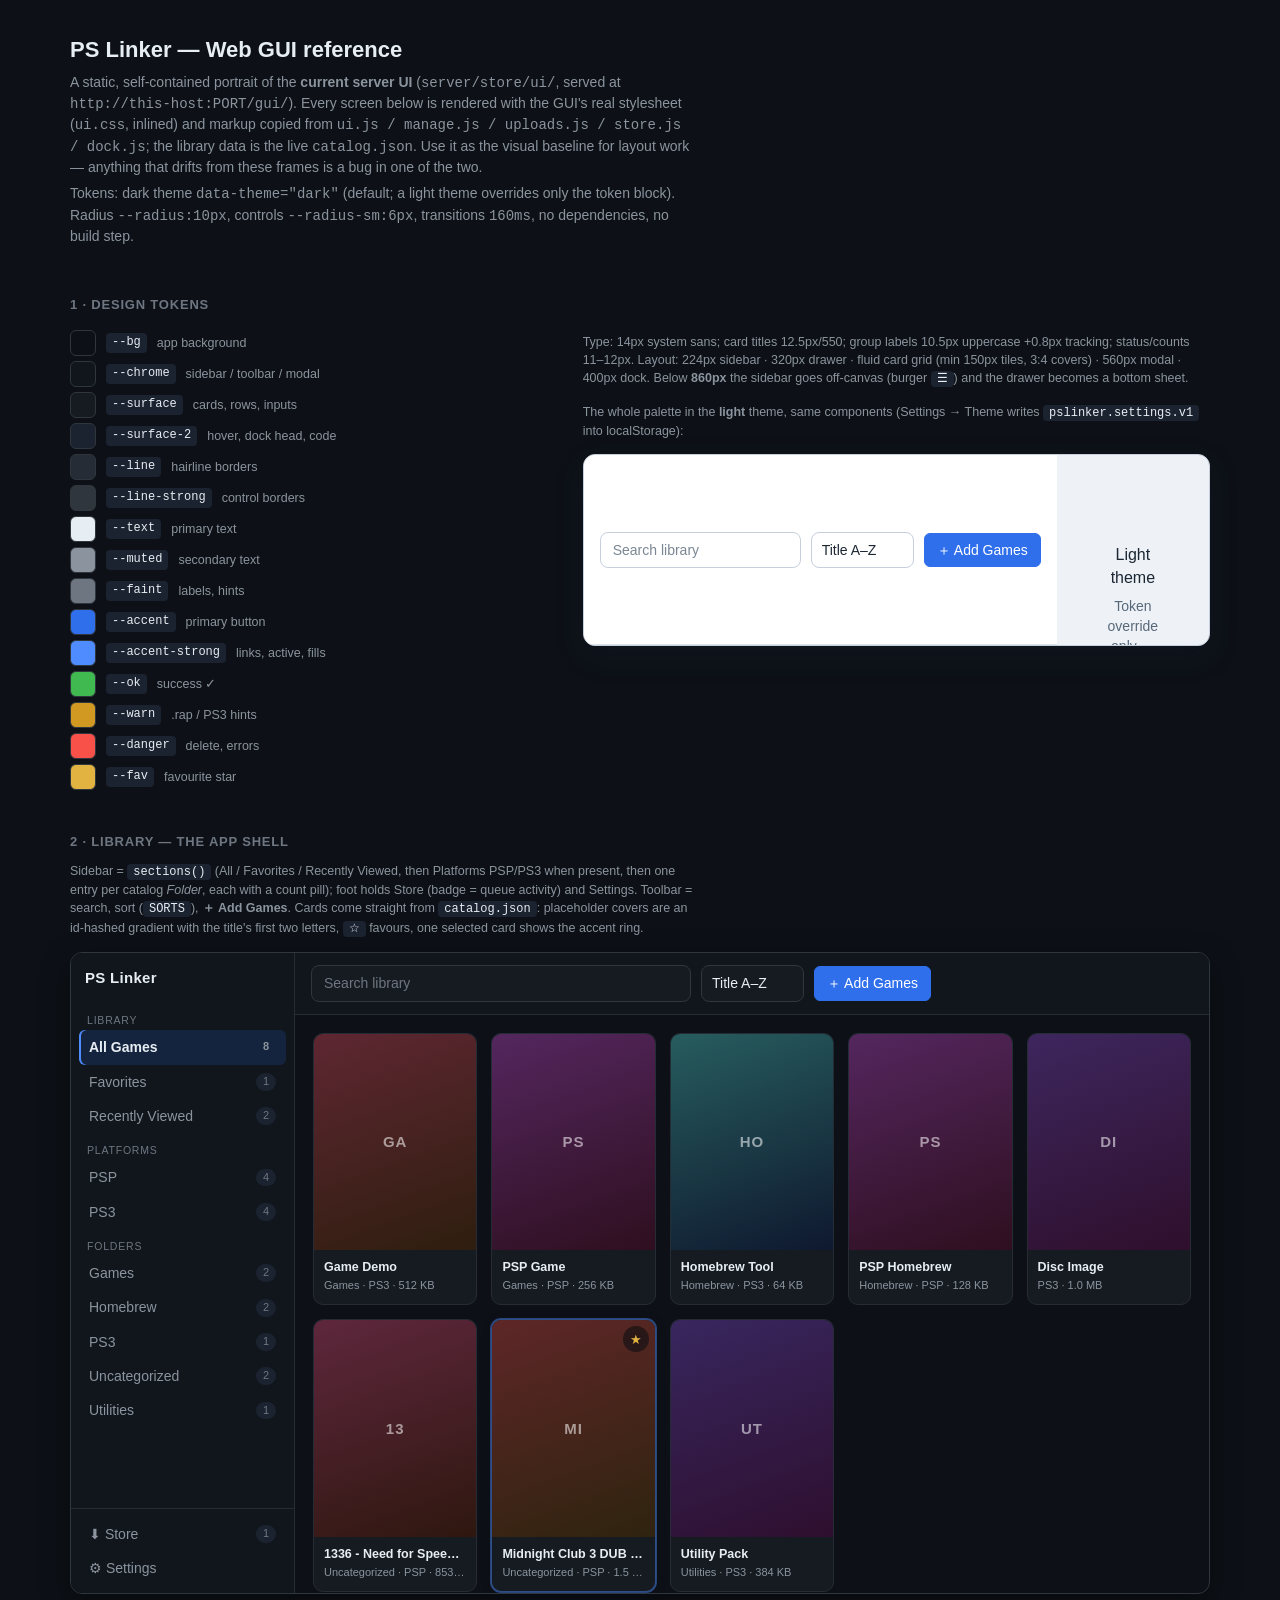
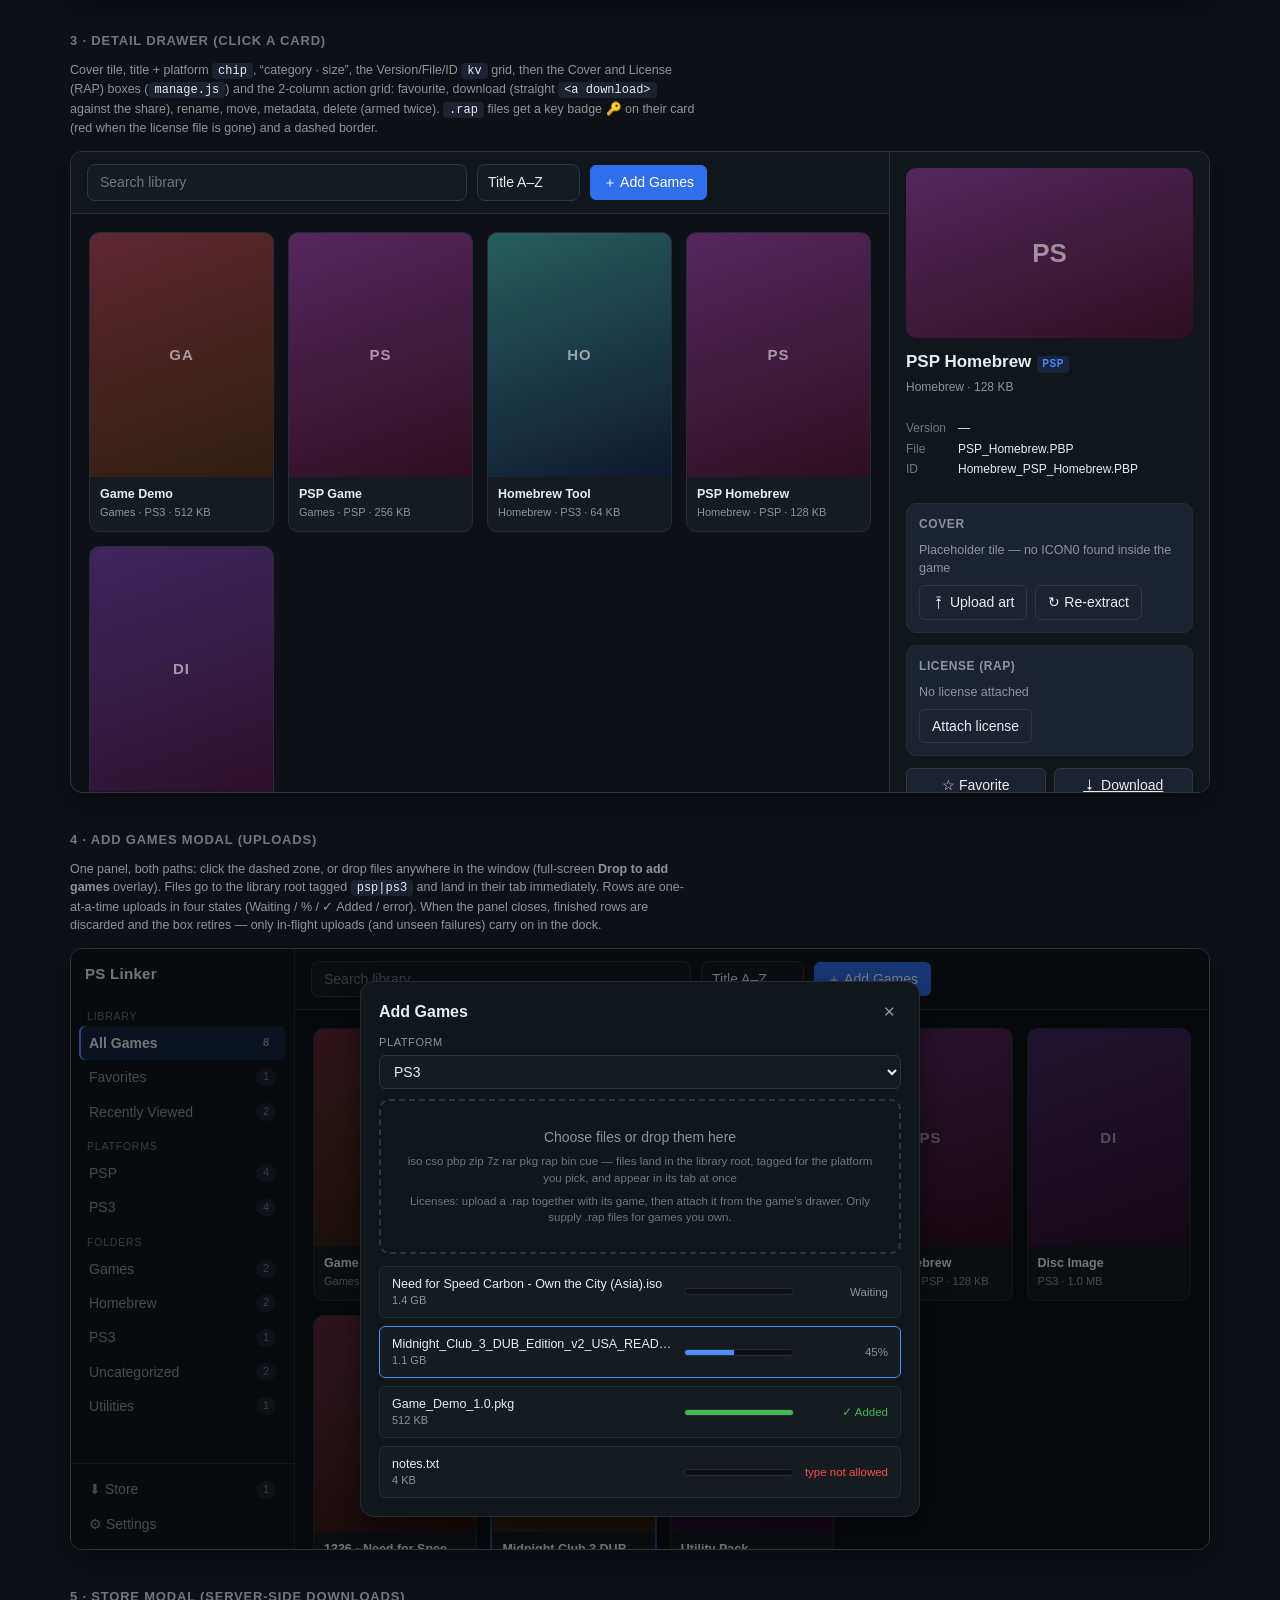
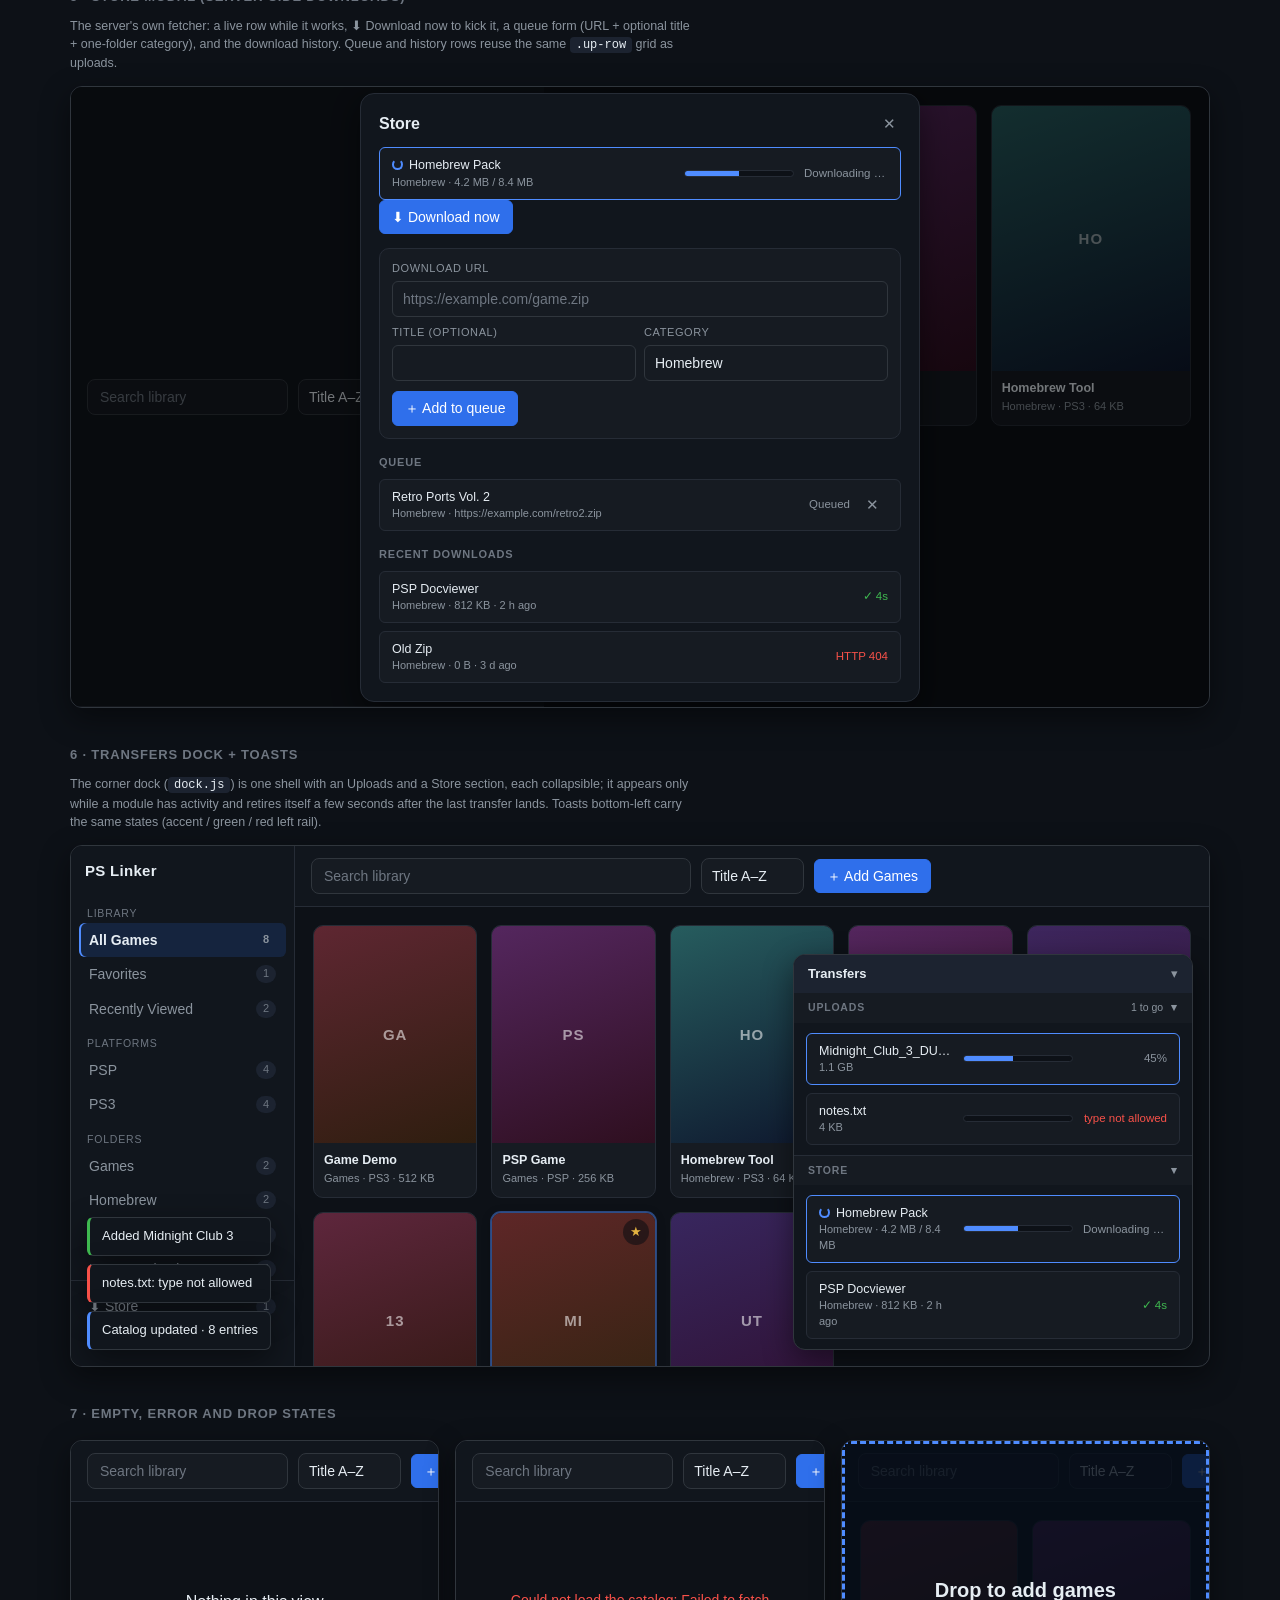
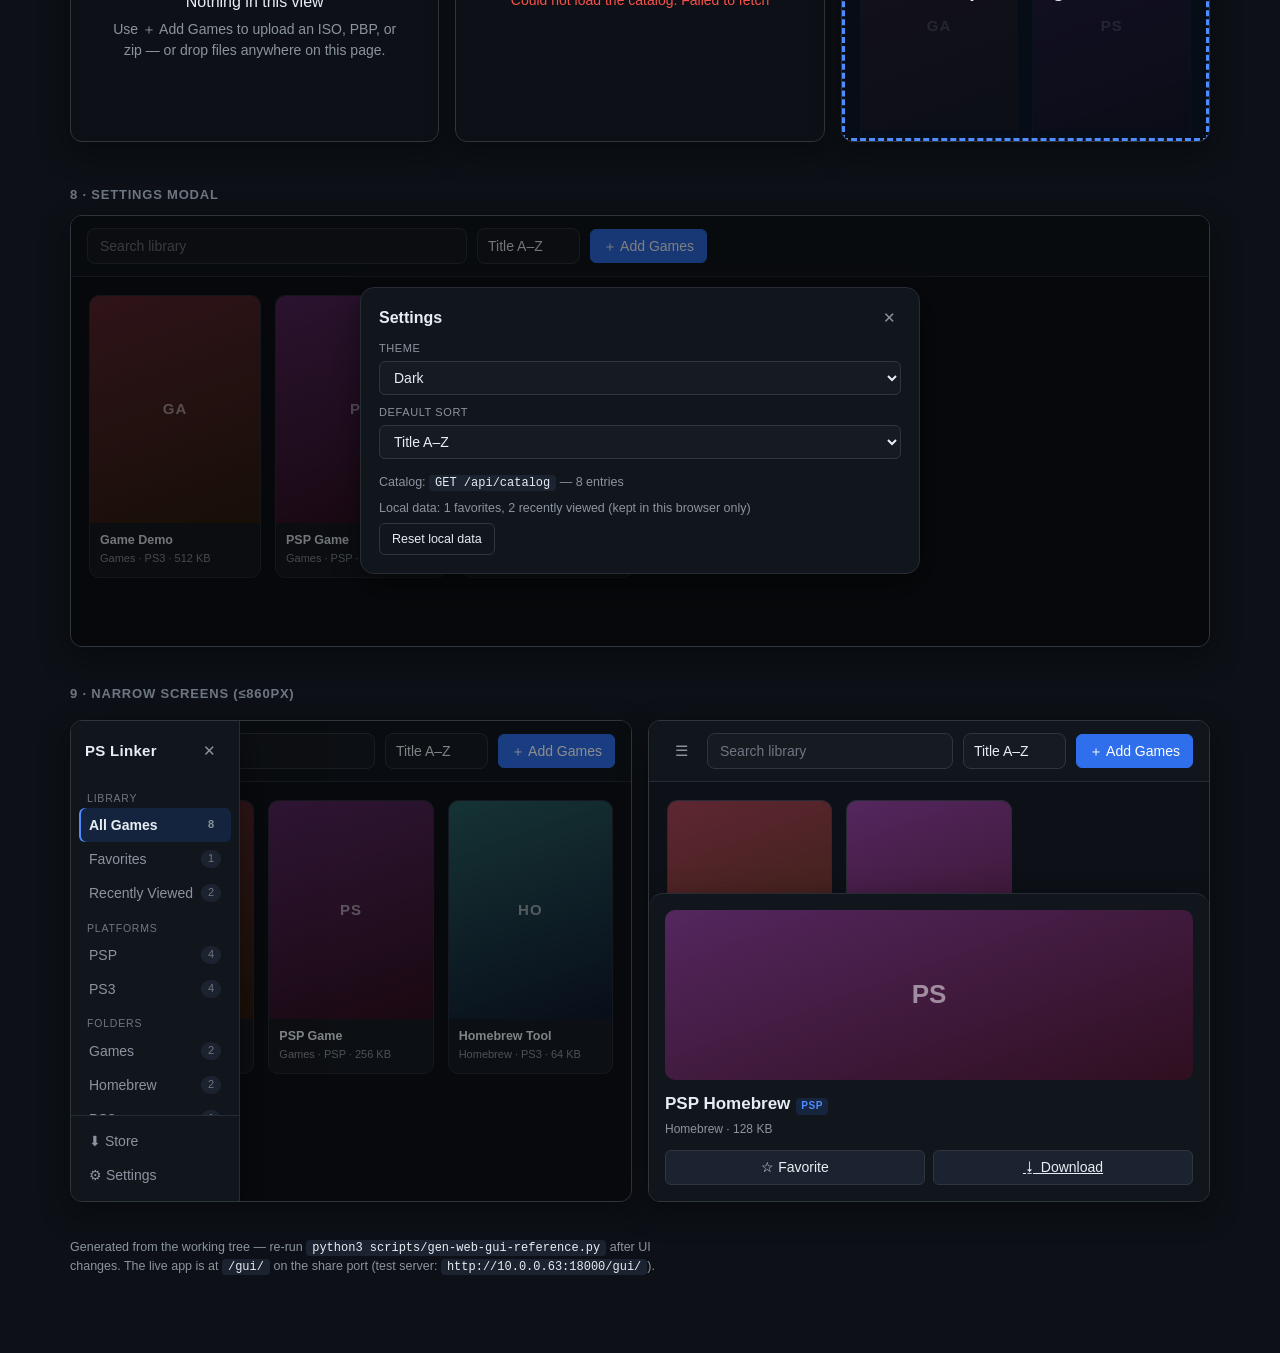
<file: docs/web-gui-reference.html>
<!doctype html>
<html lang="en" data-theme="dark">
<head>
<meta charset="utf-8" />
<meta name="viewport" content="width=device-width,initial-scale=1" />
<title>PS Linker — Web GUI reference</title>
<style>
/* PS Linker — web library (direction B: modern dashboard).
 * Dependency-free. Tokens first, then base, layout, components.
 * Theme = [data-theme] on <html>; "light" only overrides the tokens. */

@layer tokens, base, layout, components;

@layer tokens {
  :root {
    --bg: #0d1117;
    --chrome: #11161d;
    --surface: #161b22;
    --surface-2: #1c2330;
    --line: #262c36;
    --line-strong: #30363d;
    --text: #e6edf3;
    --muted: #8b949e;
    --faint: #6e7681;
    --accent: #2f6feb;
    --accent-strong: #4f8cff;
    --accent-soft: rgba(47, 111, 235, 0.16);
    --accent-line: rgba(79, 140, 255, 0.45);
    --ok: #3fb950;
    --warn: #d29922;
    --danger: #f85149;
    --danger-soft: rgba(248, 81, 73, 0.12);
    --fav: #e3b341;
    --radius: 10px;
    --radius-sm: 6px;
    --shadow: 0 10px 30px rgba(0, 0, 0, 0.45);
    --shadow-soft: 0 2px 10px rgba(0, 0, 0, 0.25);
    --dur: 160ms;
  }
  :root[data-theme="light"] {
    --bg: #eef2f7;
    --chrome: #ffffff;
    --surface: #ffffff;
    --surface-2: #f2f5f9;
    --line: #dbe2ea;
    --line-strong: #c6d0dc;
    --text: #1c2733;
    --muted: #576879;
    --faint: #7b8794;
    --accent: #2f6feb;
    --accent-strong: #2f6feb;
    --accent-soft: rgba(47, 111, 235, 0.10);
    --accent-line: rgba(47, 111, 235, 0.45);
    --ok: #1a7f37;
    --warn: #9a6700;
    --danger: #c62f3f;
    --danger-soft: rgba(198, 47, 63, 0.08);
    --fav: #b58900;
    --shadow: 0 10px 30px rgba(30, 45, 70, 0.16);
    --shadow-soft: 0 2px 10px rgba(30, 45, 70, 0.10);
  }
}

@layer base {
  * { box-sizing: border-box; }
  html, body { margin: 0; padding: 0; height: 100%; }
  body {
    background: var(--bg); color: var(--text);
    font: 14px/1.45 -apple-system, BlinkMacSystemFont, "Segoe UI", Roboto, sans-serif;
    overflow: hidden;
  }
  button { font: inherit; color: inherit; cursor: pointer; }
  /* Author display rules (icon-btn, drop-overlay) would otherwise beat the
   * UA [hidden] rule and show everything we hide by attribute. */
  [hidden] { display: none !important; }
  input, select { font: inherit; color: inherit; }
  a { color: var(--accent-strong); }
  :focus-visible { outline: 2px solid var(--accent-strong); outline-offset: 2px; }
  ::placeholder { color: var(--faint); }
  @media (prefers-reduced-motion: reduce) {
    *, *::before, *::after { transition: none !important; animation: none !important; }
  }
}

@layer layout {
  .shell { display: flex; height: 100vh; width: 100vw; }

  .sidebar {
    flex: 0 0 224px; display: flex; flex-direction: column;
    background: var(--chrome); border-right: 1px solid var(--line);
    min-height: 0;
  }
  .brand {
    display: flex; align-items: center; justify-content: space-between;
    padding: 14px 14px 10px;
  }
  .brand-mark {
    font-weight: 650; font-size: 15px; letter-spacing: .3px;
    color: var(--text);
  }
  .nav-scroll { flex: 1 1 auto; overflow-y: auto; padding: 4px 8px; min-height: 0; }
  .sidebar-foot { padding: 8px; border-top: 1px solid var(--line); }

  .main-col { flex: 1 1 auto; display: flex; flex-direction: column; min-width: 0; }
  .toolbar {
    flex: 0 0 auto; display: flex; align-items: center; gap: 10px;
    padding: 12px 16px; background: var(--chrome);
    border-bottom: 1px solid var(--line);
  }
  .library { flex: 1 1 auto; overflow-y: auto; padding: 18px; min-height: 0; }

  .drawer {
    flex: 0 0 320px; background: var(--chrome);
    border-left: 1px solid var(--line);
    overflow-y: auto; min-height: 0;
    animation: drawer-in var(--dur) ease;
  }
  @keyframes drawer-in { from { transform: translateX(16px); opacity: .5; } }

  /* Mobile: sidebar off-canvas, drawer bottom-sheet. */
  #menu-btn[hidden] { display: none; }
  @media (max-width: 860px) {
    .sidebar {
      position: fixed; z-index: 40; top: 0; bottom: 0; left: 0;
      transform: translateX(-100%); transition: transform var(--dur) ease;
      box-shadow: var(--shadow);
    }
    .sidebar.open { transform: none; }
    .scrim {
      position: fixed; inset: 0; z-index: 35;
      background: rgba(0, 0, 0, 0.45);
    }
    #menu-btn { display: inline-flex; }
    .drawer {
      position: fixed; z-index: 30; left: 0; right: 0; bottom: 0;
      max-height: 70vh; border-left: 0;
      border-top: 1px solid var(--line); border-radius: 14px 14px 0 0;
      box-shadow: var(--shadow);
    }
  }
}

@layer components {
  /* ---- controls ---- */
  .btn {
    appearance: none; border: 1px solid var(--line-strong);
    background: var(--surface-2); color: var(--text);
    border-radius: var(--radius-sm); padding: 6px 12px;
    transition: background var(--dur) ease, border-color var(--dur) ease;
    white-space: nowrap;
  }
  .btn:hover { background: var(--line); }
  .btn-primary {
    background: var(--accent); border-color: var(--accent); color: #fff;
  }
  .btn-primary:hover { background: var(--accent-strong); border-color: var(--accent-strong); }
  .btn-danger { background: var(--danger); border-color: var(--danger); color: #fff; }
  .btn-danger:hover { filter: brightness(1.1); background: var(--danger); }
  .btn-ghost { background: transparent; border-color: var(--line-strong); }
  .btn:disabled { opacity: .5; cursor: default; }

  .icon-btn {
    appearance: none; background: transparent; border: 1px solid transparent;
    border-radius: var(--radius-sm); width: 32px; height: 32px;
    display: inline-flex; align-items: center; justify-content: center;
    color: var(--muted); font-size: 15px;
  }
  .icon-btn:hover { background: var(--surface-2); color: var(--text); }

  .search {
    flex: 1 1 200px; max-width: 380px;
    background: var(--surface); border: 1px solid var(--line-strong);
    border-radius: 8px; padding: 7px 12px; color: var(--text);
  }
  .search:focus { border-color: var(--accent-line); outline: none;
    box-shadow: 0 0 0 2px var(--accent-soft); }

  .select {
    appearance: none; background: var(--surface);
    border: 1px solid var(--line-strong); border-radius: 8px;
    padding: 7px 10px; color: var(--text); cursor: pointer;
  }

  .field { display: flex; flex-direction: column; gap: 4px; margin-bottom: 10px; }
  .field label { font-size: 11px; color: var(--muted); text-transform: uppercase;
    letter-spacing: .6px; }
  .field input, .field select, .field textarea {
    background: var(--surface); border: 1px solid var(--line-strong);
    border-radius: var(--radius-sm); padding: 7px 10px; color: var(--text);
  }
  .field textarea { resize: vertical; min-height: 56px; }

  /* ---- sidebar nav ---- */
  .nav-group { margin: 10px 0 2px; padding: 0 8px;
    font-size: 10.5px; text-transform: uppercase; letter-spacing: .8px;
    color: var(--faint); }
  .nav-item {
    display: flex; align-items: center; gap: 8px; width: 100%;
    appearance: none; background: transparent; border: 0;
    border-radius: var(--radius-sm); padding: 7px 10px;
    color: var(--muted); text-align: left;
    transition: background var(--dur) ease, color var(--dur) ease;
  }
  .nav-item:hover { background: var(--surface-2); color: var(--text); }
  .nav-item.active {
    background: var(--accent-soft); color: var(--text); font-weight: 550;
    box-shadow: inset 2px 0 0 var(--accent-strong);
  }
  .nav-count {
    margin-left: auto; font-size: 11px; color: var(--faint);
    background: var(--surface-2); border-radius: 999px; padding: 1px 7px;
  }
  .nav-item.active .nav-count { background: transparent; color: var(--muted); }

  /* ---- card grid ---- */
  .grid {
    display: grid; gap: 14px;
    grid-template-columns: repeat(auto-fill, minmax(150px, 1fr));
  }
  .card {
    appearance: none; text-align: left; padding: 0; cursor: pointer;
    position: relative;
    background: var(--surface); border: 1px solid var(--line);
    border-radius: var(--radius); overflow: hidden;
    display: flex; flex-direction: column;
    transition: transform var(--dur) ease, border-color var(--dur) ease,
      box-shadow var(--dur) ease;
  }
  .card:hover { transform: translateY(-2px); border-color: var(--line-strong);
    box-shadow: var(--shadow-soft); }
  .card.is-selected { border-color: var(--accent-line);
    box-shadow: 0 0 0 1px var(--accent-line), var(--shadow-soft); }
  .card-cover {
    aspect-ratio: 3 / 4; position: relative;
    background: var(--surface-2) center/cover no-repeat;
  }
  .card-cover.placeholder::after {
    content: attr(data-label);
    position: absolute; inset: 0;
    display: flex; align-items: center; justify-content: center;
    font-size: 15px; font-weight: 600; letter-spacing: 1px;
    color: rgba(255, 255, 255, 0.55);
  }
  .card-body { padding: 8px 10px 10px; }
  .card-title {
    font-size: 12.5px; font-weight: 550; color: var(--text);
    white-space: nowrap; overflow: hidden; text-overflow: ellipsis;
  }
  .card-meta { font-size: 11px; color: var(--muted); margin-top: 2px;
    white-space: nowrap; overflow: hidden; text-overflow: ellipsis; }
  .fav-star {
    position: absolute; top: 6px; right: 6px; z-index: 2;
    appearance: none; border: 0; border-radius: 999px;
    width: 26px; height: 26px; font-size: 13px; line-height: 1;
    background: rgba(8, 12, 18, 0.55); color: rgba(255, 255, 255, 0.85);
    backdrop-filter: blur(4px);
    opacity: 0; transition: opacity var(--dur) ease;
  }
  .card:hover .fav-star, .fav-star.on, .fav-star:focus-visible { opacity: 1; }
  .fav-star.on { color: var(--fav); }
  .chip {
    display: inline-block; font-size: 10px; font-weight: 600;
    letter-spacing: .5px; text-transform: uppercase;
    color: var(--accent-strong); background: var(--accent-soft);
    border-radius: 4px; padding: 1px 5px; margin-left: 6px;
  }

  /* ---- licenses (.rap) ---- */
  .badge-key {
    position: absolute; top: 6px; left: 6px; z-index: 2;
    font-size: 12px; line-height: 1; padding: 4px 5px;
    border-radius: 999px; background: rgba(8, 12, 18, 0.55);
    backdrop-filter: blur(4px);
  }
  .badge-key.is-broken { background: var(--danger); }
  .card.is-license { border-style: dashed; }
  .card.is-license .card-cover::after {
    content: "🔑"; position: absolute; inset: 0;
    display: flex; align-items: center; justify-content: center;
    font-size: 30px; opacity: .8;
  }
  .lic-row h4 { margin-bottom: 4px; }
  .lic-state { font-size: 12.5px; color: var(--muted); }
  .lic-state a { font-size: 12px; }
  .lic-state.missing { color: var(--danger); }
  .lic-spare {
    display: flex; flex-wrap: wrap; gap: 6px; align-items: center;
    font-size: 12px; color: var(--muted);
    background: var(--surface); border: 1px solid var(--line);
    border-radius: var(--radius-sm); padding: 6px 8px;
  }
  .lic-spare .btn { padding: 2px 8px; font-size: 11.5px; }
  .hint-ps3 { color: var(--warn); }

  /* ---- states ---- */
  .state-box {
    text-align: center; color: var(--muted); padding: 70px 20px;
  }
  .state-box .state-big { font-size: 16px; color: var(--text); margin-bottom: 6px; }
  .state-box.err { color: var(--danger); }

  /* ---- detail drawer ---- */
  .drawer-inner { padding: 16px; display: flex; flex-direction: column; gap: 12px; }
  .drawer-cover {
    height: 170px; border-radius: var(--radius);
    background: var(--surface-2) center/cover no-repeat; position: relative;
  }
  .drawer-cover.placeholder::after {
    content: attr(data-label); position: absolute; inset: 0;
    display: flex; align-items: center; justify-content: center;
    font-size: 26px; font-weight: 700; color: rgba(255, 255, 255, .5);
  }
  .drawer-title { font-size: 17px; font-weight: 650; color: var(--text); }
  .drawer-sub { font-size: 12px; color: var(--muted); margin-top: -8px; }
  .kv { display: grid; grid-template-columns: auto 1fr; gap: 3px 12px;
    font-size: 12px; }
  .kv dt { color: var(--faint); }
  .kv dd { margin: 0; color: var(--text); overflow-wrap: anywhere; }
  .drawer-actions { display: grid; grid-template-columns: 1fr 1fr; gap: 8px; }
  .drawer-actions .btn { text-align: center; }
  .drawer-form { display: flex; flex-direction: column; gap: 8px;
    background: var(--surface-2); border: 1px solid var(--line);
    border-radius: var(--radius); padding: 12px; }
  .drawer-form h4 { margin: 0; font-size: 12px; color: var(--muted);
    text-transform: uppercase; letter-spacing: .6px; }
  .form-row { display: flex; gap: 8px; }
  .form-row .btn { flex: 0 0 auto; }

  /* ---- modal ---- */
  .modal-scrim {
    position: fixed; inset: 0; z-index: 50; background: rgba(0, 0, 0, .5);
    display: flex; align-items: center; justify-content: center;
    padding: 18px; animation: fade-in var(--dur) ease;
  }
  @keyframes fade-in { from { opacity: 0; } }
  .modal {
    width: 100%; max-width: 560px; max-height: 88vh; overflow-y: auto;
    background: var(--chrome); border: 1px solid var(--line);
    border-radius: 14px; box-shadow: var(--shadow); padding: 18px;
  }
  .modal h3 { margin: 0 0 12px; font-size: 16px; }
  .modal .close-x { float: right; margin: -4px -4px 0 0; }

  /* ---- upload panel (modal + dock share these) ---- */
  .drop-zone {
    border: 2px dashed var(--line-strong); border-radius: var(--radius);
    padding: 26px 16px; text-align: center; color: var(--muted);
    cursor: pointer; transition: border-color var(--dur) ease, background var(--dur) ease;
  }
  .drop-zone:hover, .drop-zone.is-over {
    border-color: var(--accent-strong); background: var(--accent-soft); color: var(--text);
  }
  .drop-hint { margin-top: 6px; font-size: 11.5px; color: var(--faint); }
  .up-list { list-style: none; margin: 12px 0 0; padding: 0;
    display: flex; flex-direction: column; gap: 8px; }
  .up-row {
    /* minmax(0,...): a grid's 1fr defaults to minmax(auto,1fr), and a long
     * single-word name (FIFA_Club_3_..._PSP-Googglecus.iso) has a min-content
     * width of the whole word - with auto it widened the row past the modal
     * instead of letting the name ellipsize. */
    display: grid; grid-template-columns: minmax(0, 1fr) 110px 84px;
    gap: 10px;
    align-items: center; background: var(--surface);
    border: 1px solid var(--line); border-radius: var(--radius-sm);
    padding: 8px 12px; min-width: 0;
  }
  .up-row > div:first-child { min-width: 0; }   /* the name cell */
  .up-name { font-size: 12.5px; white-space: nowrap; overflow: hidden;
    text-overflow: ellipsis; }
  .up-size { font-size: 11px; color: var(--muted); }
  .up-bar { height: 7px; background: var(--bg);
    border: 1px solid var(--line); border-radius: 999px; overflow: hidden; }
  .up-fill { height: 100%; width: 0; background: var(--accent-strong);
    transition: width .2s ease; }
  .up-row.is-ok .up-fill { background: var(--ok); }
  .up-row.is-err .up-fill { background: var(--danger); }
  .up-status { font-size: 11.5px; color: var(--muted); text-align: right;
    white-space: nowrap; overflow: hidden; text-overflow: ellipsis; }
  .up-row.is-ok .up-status { color: var(--ok); }
  .up-row.is-err .up-status { color: var(--danger); }

  /* ---- transfer dock (shared: uploads + Store) ---- */
  .dock {
    position: fixed; right: 16px; bottom: 16px; z-index: 45;
    width: min(400px, calc(100vw - 32px));
    background: var(--chrome); border: 1px solid var(--line-strong);
    border-radius: 12px; box-shadow: var(--shadow); overflow: hidden;
  }
  .dock-head {
    display: flex; align-items: center; gap: 8px;
    padding: 10px 14px; cursor: pointer; background: var(--surface-2);
    font-weight: 550; font-size: 13px;
  }
  .dock-head .dock-caret { margin-left: auto; color: var(--muted); }
  .dock-body { max-height: 40vh; overflow-y: auto; }
  .dock.collapsed .dock-body { display: none; }
  .dock-sect + .dock-sect { border-top: 1px solid var(--line); }
  .dock-sect-head {
    display: flex; align-items: center; gap: 8px; padding: 7px 14px;
    cursor: pointer; font-size: 10.5px; font-weight: 600; color: var(--faint);
    text-transform: uppercase; letter-spacing: .8px; background: var(--surface);
  }
  .dock-sect-head .dock-sect-info {
    margin-left: auto; text-transform: none; letter-spacing: 0;
    color: var(--muted); font-weight: 500;
  }
  .dock-sect-head .dock-caret { color: var(--muted); }
  .dock-sect-body { padding: 10px 12px; }
  .dock-sect.collapsed .dock-sect-body { display: none; }
  .dock-sect .up-list { margin: 0; }
  .dock-note { font-size: 12px; color: var(--muted); padding: 2px 2px; }
  .up-row.is-active { border-color: var(--accent-strong); }
  .spin {
    display: inline-block; width: 11px; height: 11px; border-radius: 50%;
    border: 2px solid var(--accent-strong); border-top-color: transparent;
    animation: spin .8s linear infinite; margin-right: 6px;
    vertical-align: -1px;
  }
  @keyframes spin { to { transform: rotate(360deg); } }
  @media (prefers-reduced-motion: reduce) { .spin { animation-duration: 2.4s; } }

  /* ---- Store queue (modal) ---- */
  .q-add { background: var(--surface); border: 1px solid var(--line);
    border-radius: var(--radius); padding: 12px; margin: 14px 0 4px; }
  .q-add .field { margin-bottom: 8px; }
  .q-add .form-row .field { flex: 1; margin-bottom: 0; }
  .q-add .form-row + .form-row { margin-top: 10px; }
  .q-add .form-row .btn { align-self: flex-end; }
  .q-head { margin: 16px 0 0; font-size: 11px; color: var(--faint);
    text-transform: uppercase; letter-spacing: .8px; }
  .q-list { margin-top: 8px; }
  .q-live { margin-top: 10px; }
  .q-actions { display: flex; align-items: center; gap: 6px;
    justify-content: flex-end; }

  /* ---- drop overlay ---- */
  .drop-overlay {
    position: fixed; inset: 0; z-index: 60;
    display: flex; align-items: center; justify-content: center;
    background: rgba(6, 13, 24, .82); color: var(--text);
    font-size: 20px; font-weight: 600;
    border: 3px dashed var(--accent-strong);
  }

  /* ---- toasts ---- */
  .toasts {
    position: fixed; left: 16px; bottom: 16px; z-index: 70;
    display: flex; flex-direction: column; gap: 8px; max-width: 360px;
  }
  .toast {
    background: var(--chrome); color: var(--text);
    border: 1px solid var(--line-strong); border-left: 3px solid var(--accent-strong);
    border-radius: var(--radius-sm); padding: 9px 12px;
    box-shadow: var(--shadow); font-size: 13px; cursor: pointer;
    animation: toast-in var(--dur) ease;
  }
  @keyframes toast-in { from { transform: translateY(8px); opacity: 0; } }
  .toast.ok { border-left-color: var(--ok); }
  .toast.err { border-left-color: var(--danger); }

  /* ---- settings ---- */
  .settings-kv { display: flex; flex-direction: column; gap: 6px;
    font-size: 12.5px; color: var(--muted); margin-top: 14px; }
  .settings-kv code { background: var(--surface-2); border-radius: 4px;
    padding: 1px 6px; font-size: 12px; color: var(--text); }
}

</style>
<style>

html,body{height:auto;overflow:visible}
body{overflow:auto;padding-bottom:80px}
.ref-head{max-width:1180px;margin:0 auto;padding:34px 20px 6px}
.ref-head h1{font-size:22px;margin:0 0 6px}
.ref-head p{color:var(--muted);max-width:80ch;margin:6px 0}
.ref-wrap{max-width:1180px;margin:0 auto;padding:0 20px}
h2.ref-sec{font-size:13px;text-transform:uppercase;letter-spacing:.8px;
  color:var(--faint);margin:38px 0 10px}
.ref-note{font-size:12.5px;color:var(--muted);max-width:90ch;margin:8px 0 14px}
.ref-note code, .sw code{background:var(--surface-2);border-radius:4px;
  padding:1px 6px;font-size:12px;color:var(--text);font-family:ui-monospace,monospace}
.screen{position:relative;border:1px solid var(--line-strong);border-radius:12px;
  overflow:hidden;box-shadow:var(--shadow);background:var(--bg);margin:6px 0}
.screen .shell{height:100%;width:100%}
.screen .modal-scrim,.screen .dock,.screen .toasts,.screen .drop-overlay{position:absolute}
.row2{display:grid;grid-template-columns:1fr 1fr;gap:16px}
.row3{display:grid;grid-template-columns:1fr 1fr 1fr;gap:16px}
@media (max-width:900px){.row2,.row3{grid-template-columns:1fr}}
.sw{display:flex;align-items:center;gap:10px;margin:5px 0;font-size:12.5px}
.sw-chip{width:26px;height:26px;border-radius:6px;border:1px solid var(--line-strong);flex:0 0 auto}
.sw-desc{color:var(--muted)}
.screen.light{--bg:#eef2f7;--chrome:#fff;--surface:#fff;--surface-2:#f2f5f9;
  --line:#dbe2ea;--line-strong:#c6d0dc;--text:#1c2733;--muted:#576879;--faint:#7b8794;
  --accent:#2f6feb;--accent-strong:#2f6feb;--accent-soft:rgba(47,111,235,.10);
  --accent-line:rgba(47,111,235,.45);--ok:#1a7f37;--warn:#9a6700;--danger:#c62f3f;
  --danger-soft:rgba(198,47,63,.08);--fav:#b58900;
  --shadow:0 10px 30px rgba(30,45,70,.16);--shadow-soft:0 2px 10px rgba(30,45,70,.10)}
/* Mock the <=860px layout at desktop page size (the media query cannot
 * trigger inside the reference page): same geometry, scoped selectors. */
.screen.narrow .sidebar{position:absolute;top:0;bottom:0;left:0;z-index:40;
  transform:translateX(-100%);transition:none;box-shadow:var(--shadow)}
.screen.narrow .sidebar.open{transform:none}
.screen.narrow .scrim{position:absolute;inset:0;z-index:35;background:rgba(0,0,0,.45)}
.screen.narrow .drawer.sheet{position:absolute;left:0;right:0;bottom:0;z-index:30;
  max-height:70%;border-left:0;border-top:1px solid var(--line);
  border-radius:14px 14px 0 0;box-shadow:var(--shadow)}

</style>
</head>
<body>

<div class="ref-head">
  <h1>PS Linker — Web GUI reference</h1>
  <p>A static, self-contained portrait of the <b>current server UI</b>
     (<code>server/store/ui/</code>, served at <code>http://this-host:PORT/gui/</code>).
     Every screen below is rendered with the GUI's real stylesheet
     (<code>ui.css</code>, inlined) and markup copied from
     <code>ui.js / manage.js / uploads.js / store.js / dock.js</code>; the
     library data is the live <code>catalog.json</code>. Use it as the visual
     baseline for layout work — anything that drifts from these frames is a
     bug in one of the two.</p>
  <p>Tokens: dark theme <code>data-theme="dark"</code> (default; a light theme
     overrides only the token block). Radius <code>--radius:10px</code>,
     controls <code>--radius-sm:6px</code>, transitions <code>160ms</code>,
     no dependencies, no build step.</p>
</div>

<div class="ref-wrap">

<h2 class="ref-sec">1 · Design tokens</h2>
<div class="row2">
  <div><div class="sw"><span class="sw-chip" style="background:var(--bg)"></span><code>--bg</code><span class="sw-desc">app background</span></div><div class="sw"><span class="sw-chip" style="background:var(--chrome)"></span><code>--chrome</code><span class="sw-desc">sidebar / toolbar / modal</span></div><div class="sw"><span class="sw-chip" style="background:var(--surface)"></span><code>--surface</code><span class="sw-desc">cards, rows, inputs</span></div><div class="sw"><span class="sw-chip" style="background:var(--surface-2)"></span><code>--surface-2</code><span class="sw-desc">hover, dock head, code</span></div><div class="sw"><span class="sw-chip" style="background:var(--line)"></span><code>--line</code><span class="sw-desc">hairline borders</span></div><div class="sw"><span class="sw-chip" style="background:var(--line-strong)"></span><code>--line-strong</code><span class="sw-desc">control borders</span></div><div class="sw"><span class="sw-chip" style="background:var(--text)"></span><code>--text</code><span class="sw-desc">primary text</span></div><div class="sw"><span class="sw-chip" style="background:var(--muted)"></span><code>--muted</code><span class="sw-desc">secondary text</span></div><div class="sw"><span class="sw-chip" style="background:var(--faint)"></span><code>--faint</code><span class="sw-desc">labels, hints</span></div><div class="sw"><span class="sw-chip" style="background:var(--accent)"></span><code>--accent</code><span class="sw-desc">primary button</span></div><div class="sw"><span class="sw-chip" style="background:var(--accent-strong)"></span><code>--accent-strong</code><span class="sw-desc">links, active, fills</span></div><div class="sw"><span class="sw-chip" style="background:var(--ok)"></span><code>--ok</code><span class="sw-desc">success ✓</span></div><div class="sw"><span class="sw-chip" style="background:var(--warn)"></span><code>--warn</code><span class="sw-desc">.rap / PS3 hints</span></div><div class="sw"><span class="sw-chip" style="background:var(--danger)"></span><code>--danger</code><span class="sw-desc">delete, errors</span></div><div class="sw"><span class="sw-chip" style="background:var(--fav)"></span><code>--fav</code><span class="sw-desc">favourite star</span></div></div>
  <div>
    <div class="ref-note">Type: 14px system sans; card titles 12.5px/550;
      group labels 10.5px uppercase +0.8px tracking; status/counts 11–12px.
      Layout: 224px sidebar · 320px drawer · fluid card grid
      (min 150px tiles, 3:4 covers) · 560px modal · 400px dock.
      Below <b>860px</b> the sidebar goes off-canvas (burger
      <code>☰</code>) and the drawer becomes a bottom sheet.</div>
    <div class="ref-note">The whole palette in the <b>light</b> theme, same
      components (Settings → Theme writes
      <code>pslinker.settings.v1</code> into localStorage):</div>
    <div class="screen light" ><div class="shell" style="height:190px"><header class="toolbar"><button class="icon-btn" aria-label="Open menu" hidden>☰</button><input class="search" type="search" placeholder="Search library" aria-label="Search library" /><select class="select" aria-label="Sort by"><option value="title" selected>Title A–Z</option><option value="title-desc">Title Z–A</option><option value="size-desc">Largest first</option><option value="size-asc">Smallest first</option></select><button class="btn btn-primary" type="button">＋ Add Games</button></header><main class="library"><div class="state-box"><div class="state-big">Light theme</div>Token override only — components are unchanged</div></main></div></div>
  </div>
</div>

<h2 class="ref-sec">2 · Library — the app shell</h2>
<div class="ref-note">Sidebar = <code>sections()</code> (All / Favorites / Recently Viewed, then
Platforms PSP/PS3 when present, then one entry per catalog <i>Folder</i>, each with a count pill);
foot holds Store (badge = queue activity) and Settings. Toolbar = search, sort
(<code>SORTS</code>), <b>＋ Add Games</b>. Cards come straight from
<code>catalog.json</code>: placeholder covers are an id-hashed gradient with the title's first two
letters, <code>☆</code> favours, one selected card shows the accent ring.</div>
<div class="screen " ><div class="shell" style="height:640px"><aside class="sidebar"><div class="brand"><span class="brand-mark">PS Linker</span><button class="icon-btn" aria-label="Close menu" hidden>✕</button></div><nav class="nav-scroll"><div class="nav-group">Library</div><button class="nav-item active" type="button"><span>All Games</span><span class="nav-count">8</span></button><button class="nav-item" type="button"><span>Favorites</span><span class="nav-count">1</span></button><button class="nav-item" type="button"><span>Recently Viewed</span><span class="nav-count">2</span></button><div class="nav-group">Platforms</div><button class="nav-item" type="button"><span>PSP</span><span class="nav-count">4</span></button><button class="nav-item" type="button"><span>PS3</span><span class="nav-count">4</span></button><div class="nav-group">Folders</div><button class="nav-item" type="button"><span>Games</span><span class="nav-count">2</span></button><button class="nav-item" type="button"><span>Homebrew</span><span class="nav-count">2</span></button><button class="nav-item" type="button"><span>PS3</span><span class="nav-count">1</span></button><button class="nav-item" type="button"><span>Uncategorized</span><span class="nav-count">2</span></button><button class="nav-item" type="button"><span>Utilities</span><span class="nav-count">1</span></button></nav><div class="sidebar-foot"><button class="nav-item" type="button" title="Store — download queue">⬇ Store <span class="nav-count" id="store-badge">1</span></button><button class="nav-item" type="button">⚙ Settings</button></div></aside><div class="main-col"><header class="toolbar"><button class="icon-btn" aria-label="Open menu" hidden>☰</button><input class="search" type="search" placeholder="Search library" aria-label="Search library" /><select class="select" aria-label="Sort by"><option value="title" selected>Title A–Z</option><option value="title-desc">Title Z–A</option><option value="size-desc">Largest first</option><option value="size-asc">Smallest first</option></select><button class="btn btn-primary" type="button">＋ Add Games</button></header><main class="library" aria-label="Games"><div class="grid" role="list"><div class="card" tabindex="0" role="listitem"><div class="card-cover placeholder" style="background:linear-gradient(160deg,hsl(348 42% 26%),hsl(28 52% 12%))" data-label="GA"></div><button class="fav-star" type="button" aria-label="Toggle favorite">☆</button><div class="card-body"><div class="card-title">Game Demo</div><div class="card-meta">Games · PS3 · 512 KB</div></div></div><div class="card" tabindex="0" role="listitem"><div class="card-cover placeholder" style="background:linear-gradient(160deg,hsl(289 42% 26%),hsl(329 52% 12%))" data-label="PS"></div><button class="fav-star" type="button" aria-label="Toggle favorite">☆</button><div class="card-body"><div class="card-title">PSP Game</div><div class="card-meta">Games · PSP · 256 KB</div></div></div><div class="card" tabindex="0" role="listitem"><div class="card-cover placeholder" style="background:linear-gradient(160deg,hsl(182 42% 26%),hsl(222 52% 12%))" data-label="HO"></div><button class="fav-star" type="button" aria-label="Toggle favorite">☆</button><div class="card-body"><div class="card-title">Homebrew Tool</div><div class="card-meta">Homebrew · PS3 · 64 KB</div></div></div><div class="card" tabindex="0" role="listitem"><div class="card-cover placeholder" style="background:linear-gradient(160deg,hsl(289 42% 26%),hsl(329 52% 12%))" data-label="PS"></div><button class="fav-star" type="button" aria-label="Toggle favorite">☆</button><div class="card-body"><div class="card-title">PSP Homebrew</div><div class="card-meta">Homebrew · PSP · 128 KB</div></div></div><div class="card" tabindex="0" role="listitem"><div class="card-cover placeholder" style="background:linear-gradient(160deg,hsl(265 42% 26%),hsl(305 52% 12%))" data-label="DI"></div><button class="fav-star" type="button" aria-label="Toggle favorite">☆</button><div class="card-body"><div class="card-title">Disc Image</div><div class="card-meta">PS3 · 1.0 MB</div></div></div><div class="card" tabindex="0" role="listitem"><div class="card-cover placeholder" style="background:linear-gradient(160deg,hsl(336 42% 26%),hsl(16 52% 12%))" data-label="13"></div><button class="fav-star" type="button" aria-label="Toggle favorite">☆</button><div class="card-body"><div class="card-title">1336 - Need for Speed Carbon - Own the City</div><div class="card-meta">Uncategorized · PSP · 853 MB</div></div></div><div class="card is-selected" tabindex="0" role="listitem"><div class="card-cover placeholder" style="background:linear-gradient(160deg,hsl(359 42% 26%),hsl(39 52% 12%))" data-label="MI"></div><button class="fav-star on" type="button" aria-label="Toggle favorite">★</button><div class="card-body"><div class="card-title">Midnight Club 3 DUB Edition v2 USA READNFO PSP-Googlecus</div><div class="card-meta">Uncategorized · PSP · 1.5 GB</div></div></div><div class="card" tabindex="0" role="listitem"><div class="card-cover placeholder" style="background:linear-gradient(160deg,hsl(259 42% 26%),hsl(299 52% 12%))" data-label="UT"></div><button class="fav-star" type="button" aria-label="Toggle favorite">☆</button><div class="card-body"><div class="card-title">Utility Pack</div><div class="card-meta">Utilities · PS3 · 384 KB</div></div></div></div></main></div></div></div>

<h2 class="ref-sec">3 · Detail drawer (click a card)</h2>
<div class="ref-note">Cover tile, title + platform <code>chip</code>, “category · size”,
the Version/File/ID <code>kv</code> grid, then the Cover and License (RAP) boxes
(<code>manage.js</code>) and the 2-column action grid: favourite, download
(straight <code>&lt;a download&gt;</code> against the share), rename, move, metadata, delete
(armed twice). <code>.rap</code> files get a key badge 🔑 on their card (red when the
license file is gone) and a dashed border.</div>
<div class="screen " ><div class="shell" style="height:640px"><div class="main-col"><header class="toolbar"><button class="icon-btn" aria-label="Open menu" hidden>☰</button><input class="search" type="search" placeholder="Search library" aria-label="Search library" /><select class="select" aria-label="Sort by"><option value="title" selected>Title A–Z</option><option value="title-desc">Title Z–A</option><option value="size-desc">Largest first</option><option value="size-asc">Smallest first</option></select><button class="btn btn-primary" type="button">＋ Add Games</button></header><main class="library" aria-label="Games"><div class="grid" role="list"><div class="card" tabindex="0" role="listitem"><div class="card-cover placeholder" style="background:linear-gradient(160deg,hsl(348 42% 26%),hsl(28 52% 12%))" data-label="GA"></div><button class="fav-star" type="button" aria-label="Toggle favorite">☆</button><div class="card-body"><div class="card-title">Game Demo</div><div class="card-meta">Games · PS3 · 512 KB</div></div></div><div class="card" tabindex="0" role="listitem"><div class="card-cover placeholder" style="background:linear-gradient(160deg,hsl(289 42% 26%),hsl(329 52% 12%))" data-label="PS"></div><button class="fav-star" type="button" aria-label="Toggle favorite">☆</button><div class="card-body"><div class="card-title">PSP Game</div><div class="card-meta">Games · PSP · 256 KB</div></div></div><div class="card" tabindex="0" role="listitem"><div class="card-cover placeholder" style="background:linear-gradient(160deg,hsl(182 42% 26%),hsl(222 52% 12%))" data-label="HO"></div><button class="fav-star" type="button" aria-label="Toggle favorite">☆</button><div class="card-body"><div class="card-title">Homebrew Tool</div><div class="card-meta">Homebrew · PS3 · 64 KB</div></div></div><div class="card" tabindex="0" role="listitem"><div class="card-cover placeholder" style="background:linear-gradient(160deg,hsl(289 42% 26%),hsl(329 52% 12%))" data-label="PS"></div><button class="fav-star" type="button" aria-label="Toggle favorite">☆</button><div class="card-body"><div class="card-title">PSP Homebrew</div><div class="card-meta">Homebrew · PSP · 128 KB</div></div></div><div class="card" tabindex="0" role="listitem"><div class="card-cover placeholder" style="background:linear-gradient(160deg,hsl(265 42% 26%),hsl(305 52% 12%))" data-label="DI"></div><button class="fav-star" type="button" aria-label="Toggle favorite">☆</button><div class="card-body"><div class="card-title">Disc Image</div><div class="card-meta">PS3 · 1.0 MB</div></div></div></div></main></div><aside class="drawer" aria-label="Game details"><div class="drawer-inner"><div class="drawer-cover placeholder" style="background:linear-gradient(160deg,hsl(289 42% 26%),hsl(329 52% 12%))" data-label="PS"></div><div class="drawer-title">PSP Homebrew<span class="chip">PSP</span></div><div class="drawer-sub">Homebrew · 128 KB</div><dl class="kv"><dt>Version</dt><dd>—</dd><dt>File</dt><dd>PSP_Homebrew.PBP</dd><dt>ID</dt><dd>Homebrew_PSP_Homebrew.PBP</dd></dl><div class="drawer-form lic-row"><h4>Cover</h4><div class="lic-state">Placeholder tile — no ICON0 found inside the game</div><div class="form-row"><button class="btn btn-ghost" type="button">⭱ Upload art</button><button class="btn btn-ghost" type="button">↻ Re-extract</button></div></div><div class="drawer-form lic-row"><h4>License (RAP)</h4><div class="lic-state">No license attached</div><div class="form-row"><button class="btn btn-ghost" type="button">Attach license</button></div></div><div class="drawer-actions"><button class="btn a-fav" type="button">☆ Favorite</button><a class="btn" href="#">⭳ Download</a><button class="btn btn-ghost" type="button">✎ Rename file</button><button class="btn btn-ghost" type="button">⇄ Move to folder</button><button class="btn btn-ghost" type="button" style="grid-column:1/-1">✎ Metadata</button><button class="btn btn-danger" type="button" style="grid-column:1/-1">🗑 Delete</button></div></div></aside></div></div>

<h2 class="ref-sec">4 · Add Games modal (uploads)</h2>
<div class="ref-note">One panel, both paths: click the dashed zone, or drop files anywhere in the
window (full-screen <b>Drop to add games</b> overlay). Files go to the library root tagged
<code>psp|ps3</code> and land in their tab immediately. Rows are one-at-a-time uploads in four
states (Waiting / % / ✓ Added / error). When the panel closes, finished rows are discarded and
the box retires — only in-flight uploads (and unseen failures) carry on in the dock.</div>
<div class="screen " ><div class="shell" style="height:600px"><aside class="sidebar"><div class="brand"><span class="brand-mark">PS Linker</span><button class="icon-btn" aria-label="Close menu" hidden>✕</button></div><nav class="nav-scroll"><div class="nav-group">Library</div><button class="nav-item active" type="button"><span>All Games</span><span class="nav-count">8</span></button><button class="nav-item" type="button"><span>Favorites</span><span class="nav-count">1</span></button><button class="nav-item" type="button"><span>Recently Viewed</span><span class="nav-count">2</span></button><div class="nav-group">Platforms</div><button class="nav-item" type="button"><span>PSP</span><span class="nav-count">4</span></button><button class="nav-item" type="button"><span>PS3</span><span class="nav-count">4</span></button><div class="nav-group">Folders</div><button class="nav-item" type="button"><span>Games</span><span class="nav-count">2</span></button><button class="nav-item" type="button"><span>Homebrew</span><span class="nav-count">2</span></button><button class="nav-item" type="button"><span>PS3</span><span class="nav-count">1</span></button><button class="nav-item" type="button"><span>Uncategorized</span><span class="nav-count">2</span></button><button class="nav-item" type="button"><span>Utilities</span><span class="nav-count">1</span></button></nav><div class="sidebar-foot"><button class="nav-item" type="button" title="Store — download queue">⬇ Store <span class="nav-count" id="store-badge">1</span></button><button class="nav-item" type="button">⚙ Settings</button></div></aside><div class="main-col"><header class="toolbar"><button class="icon-btn" aria-label="Open menu" hidden>☰</button><input class="search" type="search" placeholder="Search library" aria-label="Search library" /><select class="select" aria-label="Sort by"><option value="title" selected>Title A–Z</option><option value="title-desc">Title Z–A</option><option value="size-desc">Largest first</option><option value="size-asc">Smallest first</option></select><button class="btn btn-primary" type="button">＋ Add Games</button></header><main class="library" aria-label="Games"><div class="grid" role="list"><div class="card" tabindex="0" role="listitem"><div class="card-cover placeholder" style="background:linear-gradient(160deg,hsl(348 42% 26%),hsl(28 52% 12%))" data-label="GA"></div><button class="fav-star" type="button" aria-label="Toggle favorite">☆</button><div class="card-body"><div class="card-title">Game Demo</div><div class="card-meta">Games · PS3 · 512 KB</div></div></div><div class="card" tabindex="0" role="listitem"><div class="card-cover placeholder" style="background:linear-gradient(160deg,hsl(289 42% 26%),hsl(329 52% 12%))" data-label="PS"></div><button class="fav-star" type="button" aria-label="Toggle favorite">☆</button><div class="card-body"><div class="card-title">PSP Game</div><div class="card-meta">Games · PSP · 256 KB</div></div></div><div class="card" tabindex="0" role="listitem"><div class="card-cover placeholder" style="background:linear-gradient(160deg,hsl(182 42% 26%),hsl(222 52% 12%))" data-label="HO"></div><button class="fav-star" type="button" aria-label="Toggle favorite">☆</button><div class="card-body"><div class="card-title">Homebrew Tool</div><div class="card-meta">Homebrew · PS3 · 64 KB</div></div></div><div class="card" tabindex="0" role="listitem"><div class="card-cover placeholder" style="background:linear-gradient(160deg,hsl(289 42% 26%),hsl(329 52% 12%))" data-label="PS"></div><button class="fav-star" type="button" aria-label="Toggle favorite">☆</button><div class="card-body"><div class="card-title">PSP Homebrew</div><div class="card-meta">Homebrew · PSP · 128 KB</div></div></div><div class="card" tabindex="0" role="listitem"><div class="card-cover placeholder" style="background:linear-gradient(160deg,hsl(265 42% 26%),hsl(305 52% 12%))" data-label="DI"></div><button class="fav-star" type="button" aria-label="Toggle favorite">☆</button><div class="card-body"><div class="card-title">Disc Image</div><div class="card-meta">PS3 · 1.0 MB</div></div></div><div class="card" tabindex="0" role="listitem"><div class="card-cover placeholder" style="background:linear-gradient(160deg,hsl(336 42% 26%),hsl(16 52% 12%))" data-label="13"></div><button class="fav-star" type="button" aria-label="Toggle favorite">☆</button><div class="card-body"><div class="card-title">1336 - Need for Speed Carbon - Own the City</div><div class="card-meta">Uncategorized · PSP · 853 MB</div></div></div><div class="card is-selected" tabindex="0" role="listitem"><div class="card-cover placeholder" style="background:linear-gradient(160deg,hsl(359 42% 26%),hsl(39 52% 12%))" data-label="MI"></div><button class="fav-star on" type="button" aria-label="Toggle favorite">★</button><div class="card-body"><div class="card-title">Midnight Club 3 DUB Edition v2 USA READNFO PSP-Googlecus</div><div class="card-meta">Uncategorized · PSP · 1.5 GB</div></div></div><div class="card" tabindex="0" role="listitem"><div class="card-cover placeholder" style="background:linear-gradient(160deg,hsl(259 42% 26%),hsl(299 52% 12%))" data-label="UT"></div><button class="fav-star" type="button" aria-label="Toggle favorite">☆</button><div class="card-body"><div class="card-title">Utility Pack</div><div class="card-meta">Utilities · PS3 · 384 KB</div></div></div></div></main></div></div><div class="modal-scrim"><div class="modal" role="dialog" aria-modal="true" aria-label="Add games"><button class="icon-btn close-x" aria-label="Close">✕</button><h3>Add Games</h3><div class="field"><label for="ref-plat">Platform</label><select id="ref-plat"><option>PSP</option><option selected>PS3</option></select></div><div class="drop-zone" tabindex="0">Choose files or drop them here<div class="drop-hint">iso cso pbp zip 7z rar pkg rap bin cue — files land in the library root, tagged for the platform you pick, and appear in its tab at once</div><div class="drop-hint hint-ps3">Licenses: upload a .rap together with its game, then attach it from the game’s drawer. Only supply .rap files for games you own.</div></div><ul class="up-list"><li class="up-row "><div><div class="up-name">Need for Speed Carbon - Own the City (Asia).iso</div><div class="up-size">1.4 GB</div></div><div class="up-bar"><div class="up-fill" style="width:0%"></div></div><div class="up-status">Waiting</div></li><li class="up-row is-active"><div><div class="up-name">Midnight_Club_3_DUB_Edition_v2_USA_READNFO_PSP-Googglecus.iso</div><div class="up-size">1.1 GB</div></div><div class="up-bar"><div class="up-fill" style="width:45%"></div></div><div class="up-status">45%</div></li><li class="up-row is-ok"><div><div class="up-name">Game_Demo_1.0.pkg</div><div class="up-size">512 KB</div></div><div class="up-bar"><div class="up-fill" style="width:100%"></div></div><div class="up-status">✓ Added</div></li><li class="up-row is-err"><div><div class="up-name">notes.txt</div><div class="up-size">4 KB</div></div><div class="up-bar"><div class="up-fill" style="width:0%"></div></div><div class="up-status">type not allowed</div></li></ul></div></div></div>

<h2 class="ref-sec">5 · Store modal (server-side downloads)</h2>
<div class="ref-note">The server's own fetcher: a live row while it works, ⬇ Download now to
kick it, a queue form (URL + optional title + one-folder category), and the download history.
Queue and history rows reuse the same <code>.up-row</code> grid as uploads.</div>
<div class="screen " ><div class="shell" style="height:620px"><header class="toolbar"><button class="icon-btn" aria-label="Open menu" hidden>☰</button><input class="search" type="search" placeholder="Search library" aria-label="Search library" /><select class="select" aria-label="Sort by"><option value="title" selected>Title A–Z</option><option value="title-desc">Title Z–A</option><option value="size-desc">Largest first</option><option value="size-asc">Smallest first</option></select><button class="btn btn-primary" type="button">＋ Add Games</button></header><main class="library"><div class="grid" role="list"><div class="card" tabindex="0" role="listitem"><div class="card-cover placeholder" style="background:linear-gradient(160deg,hsl(348 42% 26%),hsl(28 52% 12%))" data-label="GA"></div><button class="fav-star" type="button" aria-label="Toggle favorite">☆</button><div class="card-body"><div class="card-title">Game Demo</div><div class="card-meta">Games · PS3 · 512 KB</div></div></div><div class="card" tabindex="0" role="listitem"><div class="card-cover placeholder" style="background:linear-gradient(160deg,hsl(289 42% 26%),hsl(329 52% 12%))" data-label="PS"></div><button class="fav-star" type="button" aria-label="Toggle favorite">☆</button><div class="card-body"><div class="card-title">PSP Game</div><div class="card-meta">Games · PSP · 256 KB</div></div></div><div class="card" tabindex="0" role="listitem"><div class="card-cover placeholder" style="background:linear-gradient(160deg,hsl(182 42% 26%),hsl(222 52% 12%))" data-label="HO"></div><button class="fav-star" type="button" aria-label="Toggle favorite">☆</button><div class="card-body"><div class="card-title">Homebrew Tool</div><div class="card-meta">Homebrew · PS3 · 64 KB</div></div></div></div></main></div><div class="modal-scrim"><div class="modal" role="dialog" aria-modal="true" aria-label="Store"><button class="icon-btn close-x" aria-label="Close">✕</button><h3>Store</h3><div class="up-row is-active q-live"><div><div class="up-name"><span class="spin"></span>Homebrew Pack</div><div class="up-size">Homebrew · 4.2 MB / 8.4 MB</div></div><div class="up-bar"><div class="up-fill" style="width:50%"></div></div><div class="up-status">Downloading 50%</div></div><div class="form-row"><button class="btn btn-primary" type="button">⬇ Download now</button></div><div class="q-add"><div class="field"><label>Download URL</label><input type="url" placeholder="https://example.com/game.zip" /></div><div class="form-row"><div class="field"><label>Title (optional)</label><input type="text" /></div><div class="field"><label>Category</label><input type="text" value="Homebrew" /></div></div><div class="form-row"><button class="btn btn-primary" type="button">＋ Add to queue</button></div></div><h4 class="q-head">Queue</h4><ul class="up-list q-list"><li class="up-row q-row"><div><div class="up-name">Retro Ports Vol. 2</div><div class="up-size">Homebrew · https://example.com/retro2.zip</div></div><div></div><div class="q-actions"><span class="up-status">Queued</span><button class="icon-btn" aria-label="Remove from queue" type="button">✕</button></div></li></ul><h4 class="q-head">Recent downloads</h4><ul class="up-list q-list"><li class="up-row is-ok"><div><div class="up-name">PSP Docviewer</div><div class="up-size">Homebrew · 812 KB · 2 h ago</div></div><div></div><div class="up-status">✓ 4s</div></li><li class="up-row is-err"><div><div class="up-name">Old Zip</div><div class="up-size">Homebrew · 0 B · 3 d ago</div></div><div></div><div class="up-status">HTTP 404</div></li></ul></div></div></div>

<h2 class="ref-sec">6 · Transfers dock + toasts</h2>
<div class="ref-note">The corner dock (<code>dock.js</code>) is one shell with an Uploads and a
Store section, each collapsible; it appears only while a module has activity and retires itself a
few seconds after the last transfer lands. Toasts bottom-left carry the same states (accent /
green / red left rail).</div>
<div class="screen " ><div class="shell" style="height:520px"><aside class="sidebar"><div class="brand"><span class="brand-mark">PS Linker</span><button class="icon-btn" aria-label="Close menu" hidden>✕</button></div><nav class="nav-scroll"><div class="nav-group">Library</div><button class="nav-item active" type="button"><span>All Games</span><span class="nav-count">8</span></button><button class="nav-item" type="button"><span>Favorites</span><span class="nav-count">1</span></button><button class="nav-item" type="button"><span>Recently Viewed</span><span class="nav-count">2</span></button><div class="nav-group">Platforms</div><button class="nav-item" type="button"><span>PSP</span><span class="nav-count">4</span></button><button class="nav-item" type="button"><span>PS3</span><span class="nav-count">4</span></button><div class="nav-group">Folders</div><button class="nav-item" type="button"><span>Games</span><span class="nav-count">2</span></button><button class="nav-item" type="button"><span>Homebrew</span><span class="nav-count">2</span></button><button class="nav-item" type="button"><span>PS3</span><span class="nav-count">1</span></button><button class="nav-item" type="button"><span>Uncategorized</span><span class="nav-count">2</span></button><button class="nav-item" type="button"><span>Utilities</span><span class="nav-count">1</span></button></nav><div class="sidebar-foot"><button class="nav-item" type="button" title="Store — download queue">⬇ Store <span class="nav-count" id="store-badge">1</span></button><button class="nav-item" type="button">⚙ Settings</button></div></aside><div class="main-col"><header class="toolbar"><button class="icon-btn" aria-label="Open menu" hidden>☰</button><input class="search" type="search" placeholder="Search library" aria-label="Search library" /><select class="select" aria-label="Sort by"><option value="title" selected>Title A–Z</option><option value="title-desc">Title Z–A</option><option value="size-desc">Largest first</option><option value="size-asc">Smallest first</option></select><button class="btn btn-primary" type="button">＋ Add Games</button></header><main class="library" aria-label="Games"><div class="grid" role="list"><div class="card" tabindex="0" role="listitem"><div class="card-cover placeholder" style="background:linear-gradient(160deg,hsl(348 42% 26%),hsl(28 52% 12%))" data-label="GA"></div><button class="fav-star" type="button" aria-label="Toggle favorite">☆</button><div class="card-body"><div class="card-title">Game Demo</div><div class="card-meta">Games · PS3 · 512 KB</div></div></div><div class="card" tabindex="0" role="listitem"><div class="card-cover placeholder" style="background:linear-gradient(160deg,hsl(289 42% 26%),hsl(329 52% 12%))" data-label="PS"></div><button class="fav-star" type="button" aria-label="Toggle favorite">☆</button><div class="card-body"><div class="card-title">PSP Game</div><div class="card-meta">Games · PSP · 256 KB</div></div></div><div class="card" tabindex="0" role="listitem"><div class="card-cover placeholder" style="background:linear-gradient(160deg,hsl(182 42% 26%),hsl(222 52% 12%))" data-label="HO"></div><button class="fav-star" type="button" aria-label="Toggle favorite">☆</button><div class="card-body"><div class="card-title">Homebrew Tool</div><div class="card-meta">Homebrew · PS3 · 64 KB</div></div></div><div class="card" tabindex="0" role="listitem"><div class="card-cover placeholder" style="background:linear-gradient(160deg,hsl(289 42% 26%),hsl(329 52% 12%))" data-label="PS"></div><button class="fav-star" type="button" aria-label="Toggle favorite">☆</button><div class="card-body"><div class="card-title">PSP Homebrew</div><div class="card-meta">Homebrew · PSP · 128 KB</div></div></div><div class="card" tabindex="0" role="listitem"><div class="card-cover placeholder" style="background:linear-gradient(160deg,hsl(265 42% 26%),hsl(305 52% 12%))" data-label="DI"></div><button class="fav-star" type="button" aria-label="Toggle favorite">☆</button><div class="card-body"><div class="card-title">Disc Image</div><div class="card-meta">PS3 · 1.0 MB</div></div></div><div class="card" tabindex="0" role="listitem"><div class="card-cover placeholder" style="background:linear-gradient(160deg,hsl(336 42% 26%),hsl(16 52% 12%))" data-label="13"></div><button class="fav-star" type="button" aria-label="Toggle favorite">☆</button><div class="card-body"><div class="card-title">1336 - Need for Speed Carbon - Own the City</div><div class="card-meta">Uncategorized · PSP · 853 MB</div></div></div><div class="card is-selected" tabindex="0" role="listitem"><div class="card-cover placeholder" style="background:linear-gradient(160deg,hsl(359 42% 26%),hsl(39 52% 12%))" data-label="MI"></div><button class="fav-star on" type="button" aria-label="Toggle favorite">★</button><div class="card-body"><div class="card-title">Midnight Club 3 DUB Edition v2 USA READNFO PSP-Googlecus</div><div class="card-meta">Uncategorized · PSP · 1.5 GB</div></div></div><div class="card" tabindex="0" role="listitem"><div class="card-cover placeholder" style="background:linear-gradient(160deg,hsl(259 42% 26%),hsl(299 52% 12%))" data-label="UT"></div><button class="fav-star" type="button" aria-label="Toggle favorite">☆</button><div class="card-body"><div class="card-title">Utility Pack</div><div class="card-meta">Utilities · PS3 · 384 KB</div></div></div></div></main></div></div><div class="dock"><div class="dock-head"><span>Transfers</span><span class="dock-caret">▾</span></div><div class="dock-body"><div class="dock-sect" data-sect="uploads"><div class="dock-sect-head"><span>Uploads</span><span class="dock-sect-info">1 to go</span><span class="dock-caret">▾</span></div><div class="dock-sect-body"><ul class="up-list"><li class="up-row is-active"><div><div class="up-name">Midnight_Club_3_DUB_Edition_v2_USA_READNFO_PSP-Googglecus.iso</div><div class="up-size">1.1 GB</div></div><div class="up-bar"><div class="up-fill" style="width:45%"></div></div><div class="up-status">45%</div></li><li class="up-row is-err"><div><div class="up-name">notes.txt</div><div class="up-size">4 KB</div></div><div class="up-bar"><div class="up-fill" style="width:0%"></div></div><div class="up-status">type not allowed</div></li></ul></div></div><div class="dock-sect" data-sect="store"><div class="dock-sect-head"><span>Store</span><span class="dock-sect-info"></span><span class="dock-caret">▾</span></div><div class="dock-sect-body"><ul class="up-list"><li class="up-row is-active"><div><div class="up-name"><span class="spin"></span>Homebrew Pack</div><div class="up-size">Homebrew · 4.2 MB / 8.4 MB</div></div><div class="up-bar"><div class="up-fill" style="width:50%"></div></div><div class="up-status">Downloading 50%</div></li><li class="up-row is-ok"><div><div class="up-name">PSP Docviewer</div><div class="up-size">Homebrew · 812 KB · 2 h ago</div></div><div></div><div class="up-status">✓ 4s</div></li></ul></div></div></div></div><div class="toasts"><div class="toast ok">Added Midnight Club 3</div><div class="toast err">notes.txt: type not allowed</div><div class="toast">Catalog updated · 8 entries</div></div></div>

<h2 class="ref-sec">7 · Empty, error and drop states</h2>
<div class="row3">
<div class="screen " ><div class="shell" style="height:300px"><div class="main-col"><header class="toolbar"><button class="icon-btn" aria-label="Open menu" hidden>☰</button><input class="search" type="search" placeholder="Search library" aria-label="Search library" /><select class="select" aria-label="Sort by"><option value="title" selected>Title A–Z</option><option value="title-desc">Title Z–A</option><option value="size-desc">Largest first</option><option value="size-asc">Smallest first</option></select><button class="btn btn-primary" type="button">＋ Add Games</button></header><main class="library"><div class="state-box"><div class="state-big">Nothing in this view</div>Use ＋ Add Games to upload an ISO, PBP, or zip — or drop files anywhere on this page.</div></main></div></div></div>
<div class="screen " ><div class="shell" style="height:300px"><div class="main-col"><header class="toolbar"><button class="icon-btn" aria-label="Open menu" hidden>☰</button><input class="search" type="search" placeholder="Search library" aria-label="Search library" /><select class="select" aria-label="Sort by"><option value="title" selected>Title A–Z</option><option value="title-desc">Title Z–A</option><option value="size-desc">Largest first</option><option value="size-asc">Smallest first</option></select><button class="btn btn-primary" type="button">＋ Add Games</button></header><main class="library"><div class="state-box err">Could not load the catalog: Failed to fetch</div></main></div></div></div>
<div class="screen " ><div class="shell" style="height:300px"><div class="main-col"><header class="toolbar"><button class="icon-btn" aria-label="Open menu" hidden>☰</button><input class="search" type="search" placeholder="Search library" aria-label="Search library" /><select class="select" aria-label="Sort by"><option value="title" selected>Title A–Z</option><option value="title-desc">Title Z–A</option><option value="size-desc">Largest first</option><option value="size-asc">Smallest first</option></select><button class="btn btn-primary" type="button">＋ Add Games</button></header><main class="library"><div class="grid" role="list"><div class="card" tabindex="0" role="listitem"><div class="card-cover placeholder" style="background:linear-gradient(160deg,hsl(348 42% 26%),hsl(28 52% 12%))" data-label="GA"></div><button class="fav-star" type="button" aria-label="Toggle favorite">☆</button><div class="card-body"><div class="card-title">Game Demo</div><div class="card-meta">Games · PS3 · 512 KB</div></div></div><div class="card" tabindex="0" role="listitem"><div class="card-cover placeholder" style="background:linear-gradient(160deg,hsl(289 42% 26%),hsl(329 52% 12%))" data-label="PS"></div><button class="fav-star" type="button" aria-label="Toggle favorite">☆</button><div class="card-body"><div class="card-title">PSP Game</div><div class="card-meta">Games · PSP · 256 KB</div></div></div><div class="card" tabindex="0" role="listitem"><div class="card-cover placeholder" style="background:linear-gradient(160deg,hsl(182 42% 26%),hsl(222 52% 12%))" data-label="HO"></div><button class="fav-star" type="button" aria-label="Toggle favorite">☆</button><div class="card-body"><div class="card-title">Homebrew Tool</div><div class="card-meta">Homebrew · PS3 · 64 KB</div></div></div></div></main></div></div><div class="drop-overlay" style="display:flex">Drop to add games</div></div>
</div>

<h2 class="ref-sec">8 · Settings modal</h2>
<div class="screen " ><div class="shell" style="height:430px"><div class="main-col"><header class="toolbar"><button class="icon-btn" aria-label="Open menu" hidden>☰</button><input class="search" type="search" placeholder="Search library" aria-label="Search library" /><select class="select" aria-label="Sort by"><option value="title" selected>Title A–Z</option><option value="title-desc">Title Z–A</option><option value="size-desc">Largest first</option><option value="size-asc">Smallest first</option></select><button class="btn btn-primary" type="button">＋ Add Games</button></header><main class="library"><div class="grid" role="list"><div class="card" tabindex="0" role="listitem"><div class="card-cover placeholder" style="background:linear-gradient(160deg,hsl(348 42% 26%),hsl(28 52% 12%))" data-label="GA"></div><button class="fav-star" type="button" aria-label="Toggle favorite">☆</button><div class="card-body"><div class="card-title">Game Demo</div><div class="card-meta">Games · PS3 · 512 KB</div></div></div><div class="card" tabindex="0" role="listitem"><div class="card-cover placeholder" style="background:linear-gradient(160deg,hsl(289 42% 26%),hsl(329 52% 12%))" data-label="PS"></div><button class="fav-star" type="button" aria-label="Toggle favorite">☆</button><div class="card-body"><div class="card-title">PSP Game</div><div class="card-meta">Games · PSP · 256 KB</div></div></div><div class="card" tabindex="0" role="listitem"><div class="card-cover placeholder" style="background:linear-gradient(160deg,hsl(182 42% 26%),hsl(222 52% 12%))" data-label="HO"></div><button class="fav-star" type="button" aria-label="Toggle favorite">☆</button><div class="card-body"><div class="card-title">Homebrew Tool</div><div class="card-meta">Homebrew · PS3 · 64 KB</div></div></div></div></main></div></div><div class="modal-scrim"><div class="modal" role="dialog" aria-label="Settings"><button class="icon-btn close-x" aria-label="Close">✕</button><h3>Settings</h3><div class="field"><label>Theme</label><select><option>Follow system</option><option selected>Dark</option><option>Light</option></select></div><div class="field"><label>Default sort</label><select><option selected>Title A–Z</option><option>Title Z–A</option><option>Largest first</option><option>Smallest first</option></select></div><div class="settings-kv"><div>Catalog: <code>GET /api/catalog</code> — 8 entries</div><div>Local data: 1 favorites, 2 recently viewed (kept in this browser only)</div><div><button class="btn btn-ghost" type="button">Reset local data</button></div></div></div></div></div>

<h2 class="ref-sec">9 · Narrow screens (&le;860px)</h2>
<div class="row2">
<div class="screen narrow" ><div class="shell" style="height:480px"><aside class="sidebar open"><div class="brand"><span class="brand-mark">PS Linker</span><button class="icon-btn" aria-label="Close menu">✕</button></div><nav class="nav-scroll"><div class="nav-group">Library</div><button class="nav-item active" type="button"><span>All Games</span><span class="nav-count">8</span></button><button class="nav-item" type="button"><span>Favorites</span><span class="nav-count">1</span></button><button class="nav-item" type="button"><span>Recently Viewed</span><span class="nav-count">2</span></button><div class="nav-group">Platforms</div><button class="nav-item" type="button"><span>PSP</span><span class="nav-count">4</span></button><button class="nav-item" type="button"><span>PS3</span><span class="nav-count">4</span></button><div class="nav-group">Folders</div><button class="nav-item" type="button"><span>Games</span><span class="nav-count">2</span></button><button class="nav-item" type="button"><span>Homebrew</span><span class="nav-count">2</span></button><button class="nav-item" type="button"><span>PS3</span><span class="nav-count">1</span></button><button class="nav-item" type="button"><span>Uncategorized</span><span class="nav-count">2</span></button><button class="nav-item" type="button"><span>Utilities</span><span class="nav-count">1</span></button></nav><div class="sidebar-foot"><button class="nav-item" type="button">⬇ Store</button><button class="nav-item" type="button">⚙ Settings</button></div></aside><div class="scrim"></div><div class="main-col"><header class="toolbar"><button class="icon-btn" aria-label="Open menu" >☰</button><input class="search" type="search" placeholder="Search library" aria-label="Search library" /><select class="select" aria-label="Sort by"><option value="title" selected>Title A–Z</option><option value="title-desc">Title Z–A</option><option value="size-desc">Largest first</option><option value="size-asc">Smallest first</option></select><button class="btn btn-primary" type="button">＋ Add Games</button></header><main class="library"><div class="grid" role="list"><div class="card" tabindex="0" role="listitem"><div class="card-cover placeholder" style="background:linear-gradient(160deg,hsl(348 42% 26%),hsl(28 52% 12%))" data-label="GA"></div><button class="fav-star" type="button" aria-label="Toggle favorite">☆</button><div class="card-body"><div class="card-title">Game Demo</div><div class="card-meta">Games · PS3 · 512 KB</div></div></div><div class="card" tabindex="0" role="listitem"><div class="card-cover placeholder" style="background:linear-gradient(160deg,hsl(289 42% 26%),hsl(329 52% 12%))" data-label="PS"></div><button class="fav-star" type="button" aria-label="Toggle favorite">☆</button><div class="card-body"><div class="card-title">PSP Game</div><div class="card-meta">Games · PSP · 256 KB</div></div></div><div class="card" tabindex="0" role="listitem"><div class="card-cover placeholder" style="background:linear-gradient(160deg,hsl(182 42% 26%),hsl(222 52% 12%))" data-label="HO"></div><button class="fav-star" type="button" aria-label="Toggle favorite">☆</button><div class="card-body"><div class="card-title">Homebrew Tool</div><div class="card-meta">Homebrew · PS3 · 64 KB</div></div></div></div></main></div></div></div>
<div class="screen narrow" ><div class="shell" style="height:480px"><div class="main-col"><header class="toolbar"><button class="icon-btn" aria-label="Open menu" >☰</button><input class="search" type="search" placeholder="Search library" aria-label="Search library" /><select class="select" aria-label="Sort by"><option value="title" selected>Title A–Z</option><option value="title-desc">Title Z–A</option><option value="size-desc">Largest first</option><option value="size-asc">Smallest first</option></select><button class="btn btn-primary" type="button">＋ Add Games</button></header><main class="library"><div class="grid" role="list"><div class="card" tabindex="0" role="listitem"><div class="card-cover placeholder" style="background:linear-gradient(160deg,hsl(348 42% 26%),hsl(28 52% 12%))" data-label="GA"></div><button class="fav-star" type="button" aria-label="Toggle favorite">☆</button><div class="card-body"><div class="card-title">Game Demo</div><div class="card-meta">Games · PS3 · 512 KB</div></div></div><div class="card" tabindex="0" role="listitem"><div class="card-cover placeholder" style="background:linear-gradient(160deg,hsl(289 42% 26%),hsl(329 52% 12%))" data-label="PS"></div><button class="fav-star" type="button" aria-label="Toggle favorite">☆</button><div class="card-body"><div class="card-title">PSP Game</div><div class="card-meta">Games · PSP · 256 KB</div></div></div></div></main></div><aside class="drawer sheet"><div class="drawer-inner"><div class="drawer-cover placeholder" style="background:linear-gradient(160deg,hsl(289 42% 26%),hsl(329 52% 12%))" data-label="PS"></div><div class="drawer-title">PSP Homebrew<span class="chip">PSP</span></div><div class="drawer-sub">Homebrew · 128 KB</div><div class="drawer-actions"><button class="btn" type="button">☆ Favorite</button><a class="btn" href="#">⭳ Download</a></div></div></aside></div></div>
</div>

<div class="ref-note" style="margin-top:30px">Generated from the working tree — re-run
<code>python3 scripts/gen-web-gui-reference.py</code> after UI changes. The live app is at
<code>/gui/</code> on the share port (test server: <code>http://10.0.0.63:18000/gui/</code>).</div>
</div>
</body></html>
</file>
